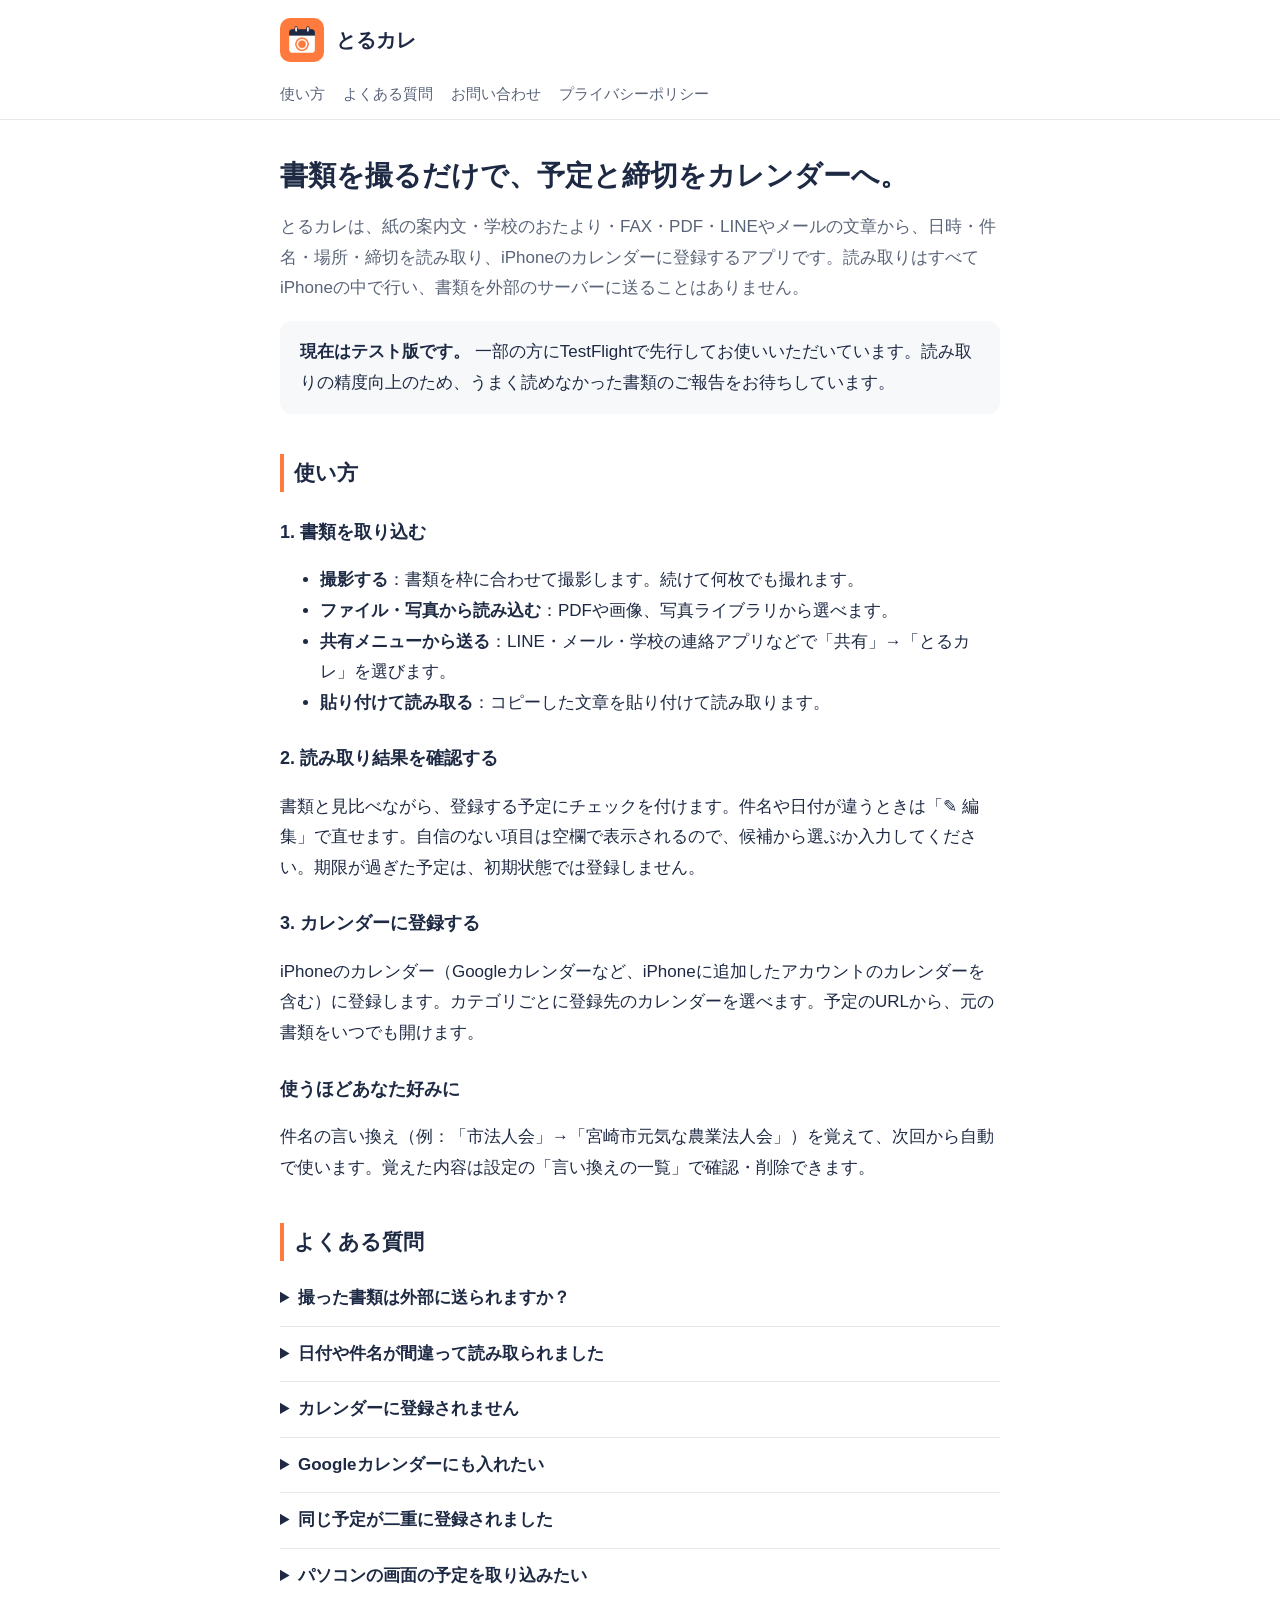
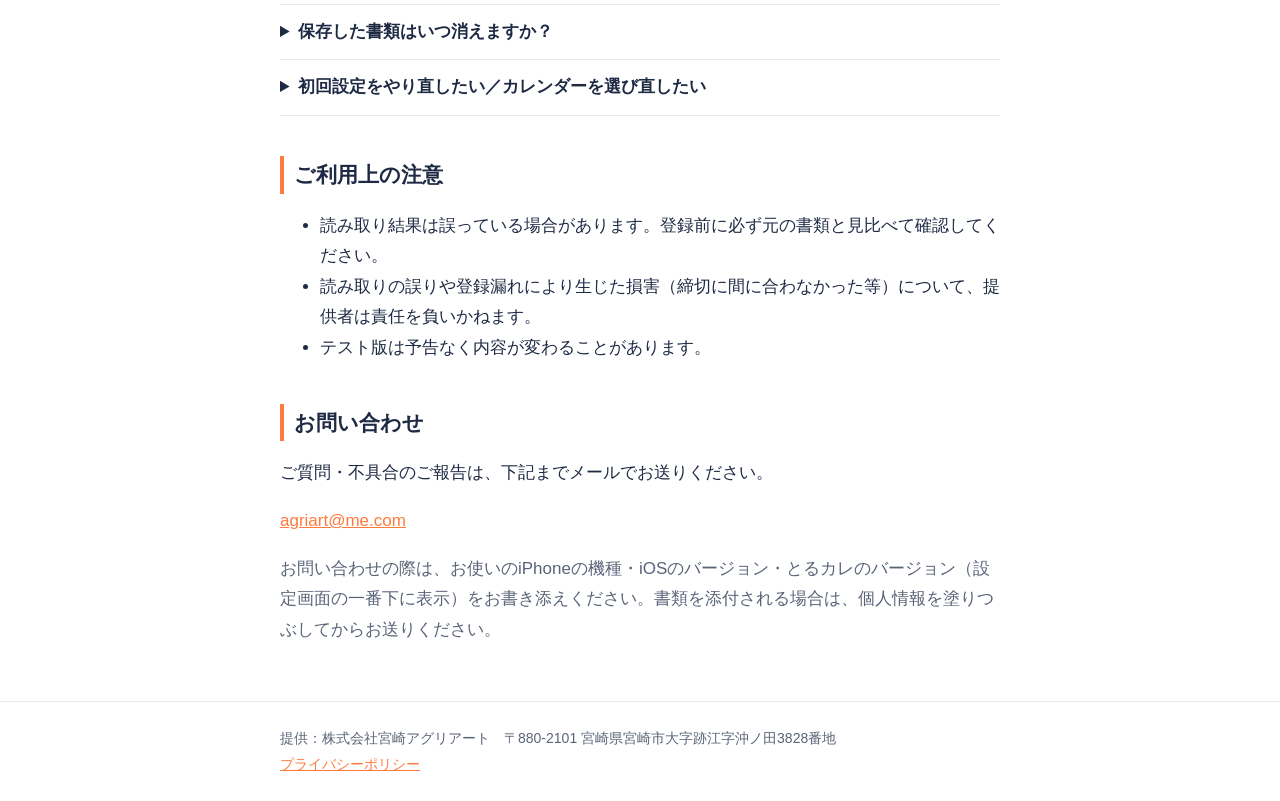
<file: index.html>
<!doctype html>
<html lang="ja">
<head>
<meta charset="utf-8">
<meta name="viewport" content="width=device-width,initial-scale=1">
<title>とるカレ サポート</title>
<meta name="description" content="書類を撮るだけで、予定と締切をカレンダーに登録するiPhoneアプリ「とるカレ」のサポートページです。">
<link rel="icon" href="icon.png">
<link rel="stylesheet" href="style.css">
</head>
<body>
<header><div class="wrap">
<div class="brand"><img src="icon.png" alt=""><a href="./">とるカレ</a></div>
<nav><a href="#howto">使い方</a><a href="#faq">よくある質問</a><a href="#contact">お問い合わせ</a><a href="privacy.html">プライバシーポリシー</a></nav>
</div></header>

<main class="wrap">
<h1>書類を撮るだけで、予定と締切をカレンダーへ。</h1>
<p class="lead">とるカレは、紙の案内文・学校のおたより・FAX・PDF・LINEやメールの文章から、日時・件名・場所・締切を読み取り、iPhoneのカレンダーに登録するアプリです。読み取りはすべてiPhoneの中で行い、書類を外部のサーバーに送ることはありません。</p>

<div class="card">
<strong>現在はテスト版です。</strong> 一部の方にTestFlightで先行してお使いいただいています。読み取りの精度向上のため、うまく読めなかった書類のご報告をお待ちしています。
</div>

<h2 id="howto">使い方</h2>
<h3>1. 書類を取り込む</h3>
<ul>
<li><strong>撮影する</strong>：書類を枠に合わせて撮影します。続けて何枚でも撮れます。</li>
<li><strong>ファイル・写真から読み込む</strong>：PDFや画像、写真ライブラリから選べます。</li>
<li><strong>共有メニューから送る</strong>：LINE・メール・学校の連絡アプリなどで「共有」→「とるカレ」を選びます。</li>
<li><strong>貼り付けて読み取る</strong>：コピーした文章を貼り付けて読み取ります。</li>
</ul>
<h3>2. 読み取り結果を確認する</h3>
<p>書類と見比べながら、登録する予定にチェックを付けます。件名や日付が違うときは「✎ 編集」で直せます。自信のない項目は空欄で表示されるので、候補から選ぶか入力してください。期限が過ぎた予定は、初期状態では登録しません。</p>
<h3>3. カレンダーに登録する</h3>
<p>iPhoneのカレンダー（Googleカレンダーなど、iPhoneに追加したアカウントのカレンダーを含む）に登録します。カテゴリごとに登録先のカレンダーを選べます。予定のURLから、元の書類をいつでも開けます。</p>
<h3>使うほどあなた好みに</h3>
<p>件名の言い換え（例：「市法人会」→「宮崎市元気な農業法人会」）を覚えて、次回から自動で使います。覚えた内容は設定の「言い換えの一覧」で確認・削除できます。</p>

<h2 id="faq">よくある質問</h2>
<details><summary>撮った書類は外部に送られますか？</summary>
<p>送られません。文字の読み取りと予定の抽出はすべてiPhoneの中で行います。書類の画像や文章は、iPhone内のアプリの保存領域にのみ保存されます。ご自身で「読み取りがうまくいかなかった」から報告を送った場合だけ、送信先に選んだ相手に届きます。詳しくは<a href="privacy.html">プライバシーポリシー</a>をご覧ください。</p></details>
<details><summary>日付や件名が間違って読み取られました</summary>
<p>確認画面の「✎ 編集」で直してから登録してください。読み取りは完全ではないため、登録前に必ず書類と見比べてください。うまく読めなかった書類は「読み取りがうまくいかなかった」から報告いただけると、改善に役立てます。</p></details>
<details><summary>カレンダーに登録されません</summary>
<p>iPhoneの「設定」→「プライバシーとセキュリティ」→「カレンダー」→「とるカレ」で「フルアクセス」を選んでください。とるカレは、重複登録の確認と予定一覧の表示のためにカレンダーを読み取ります。</p></details>
<details><summary>Googleカレンダーにも入れたい</summary>
<p>iPhoneの「設定」→「アプリ」→「カレンダー」→「カレンダーアカウント」でGoogleアカウントを追加すると、とるカレの登録先に表示されます。設定の「カテゴリと登録先カレンダー」で選んでください。</p></details>
<details><summary>同じ予定が二重に登録されました</summary>
<p>同じ日に同じ件名の予定がある場合は自動で登録をスキップしますが、件名が少し違うと別の予定として登録されることがあります。カレンダーアプリで不要な方を削除してください。</p></details>
<details><summary>パソコンの画面の予定を取り込みたい</summary>
<p>画面を撮影するより、PDFをAirDropなどでiPhoneに送り、共有メニューからとるカレに送る方が確実に読み取れます。撮影する場合は、表の文字が大きく写るように近づいて撮ってください。</p></details>
<details><summary>保存した書類はいつ消えますか？</summary>
<p>初期設定では、予定日の1か月後に自動で削除します。設定で「3か月後」「1年後」「削除しない」に変更でき、手動でも削除できます。アプリを削除すると、保存した書類もすべて消えます（カレンダーに登録した予定は残ります）。</p></details>
<details><summary>初回設定をやり直したい／カレンダーを選び直したい</summary>
<p>設定の「初回設定をやり直す」から行えます。カテゴリの追加・変更は「カテゴリと登録先カレンダー」で行えます。</p></details>

<h2>ご利用上の注意</h2>
<ul>
<li>読み取り結果は誤っている場合があります。登録前に必ず元の書類と見比べて確認してください。</li>
<li>読み取りの誤りや登録漏れにより生じた損害（締切に間に合わなかった等）について、提供者は責任を負いかねます。</li>
<li>テスト版は予告なく内容が変わることがあります。</li>
</ul>

<h2 id="contact">お問い合わせ</h2>
<p>ご質問・不具合のご報告は、下記までメールでお送りください。</p>
<p><a href="mailto:agriart@me.com?subject=%E3%81%A8%E3%82%8B%E3%82%AB%E3%83%AC%E3%81%AB%E3%81%A4%E3%81%84%E3%81%A6">agriart@me.com</a></p>
<p class="lead">お問い合わせの際は、お使いのiPhoneの機種・iOSのバージョン・とるカレのバージョン（設定画面の一番下に表示）をお書き添えください。書類を添付される場合は、個人情報を塗りつぶしてからお送りください。</p>
</main>

<footer><div class="wrap">
提供：株式会社宮崎アグリアート　〒880-2101 宮崎県宮崎市大字跡江字沖ノ田3828番地<br>
<a href="privacy.html">プライバシーポリシー</a>
</div></footer>
</body>
</html>
</file>
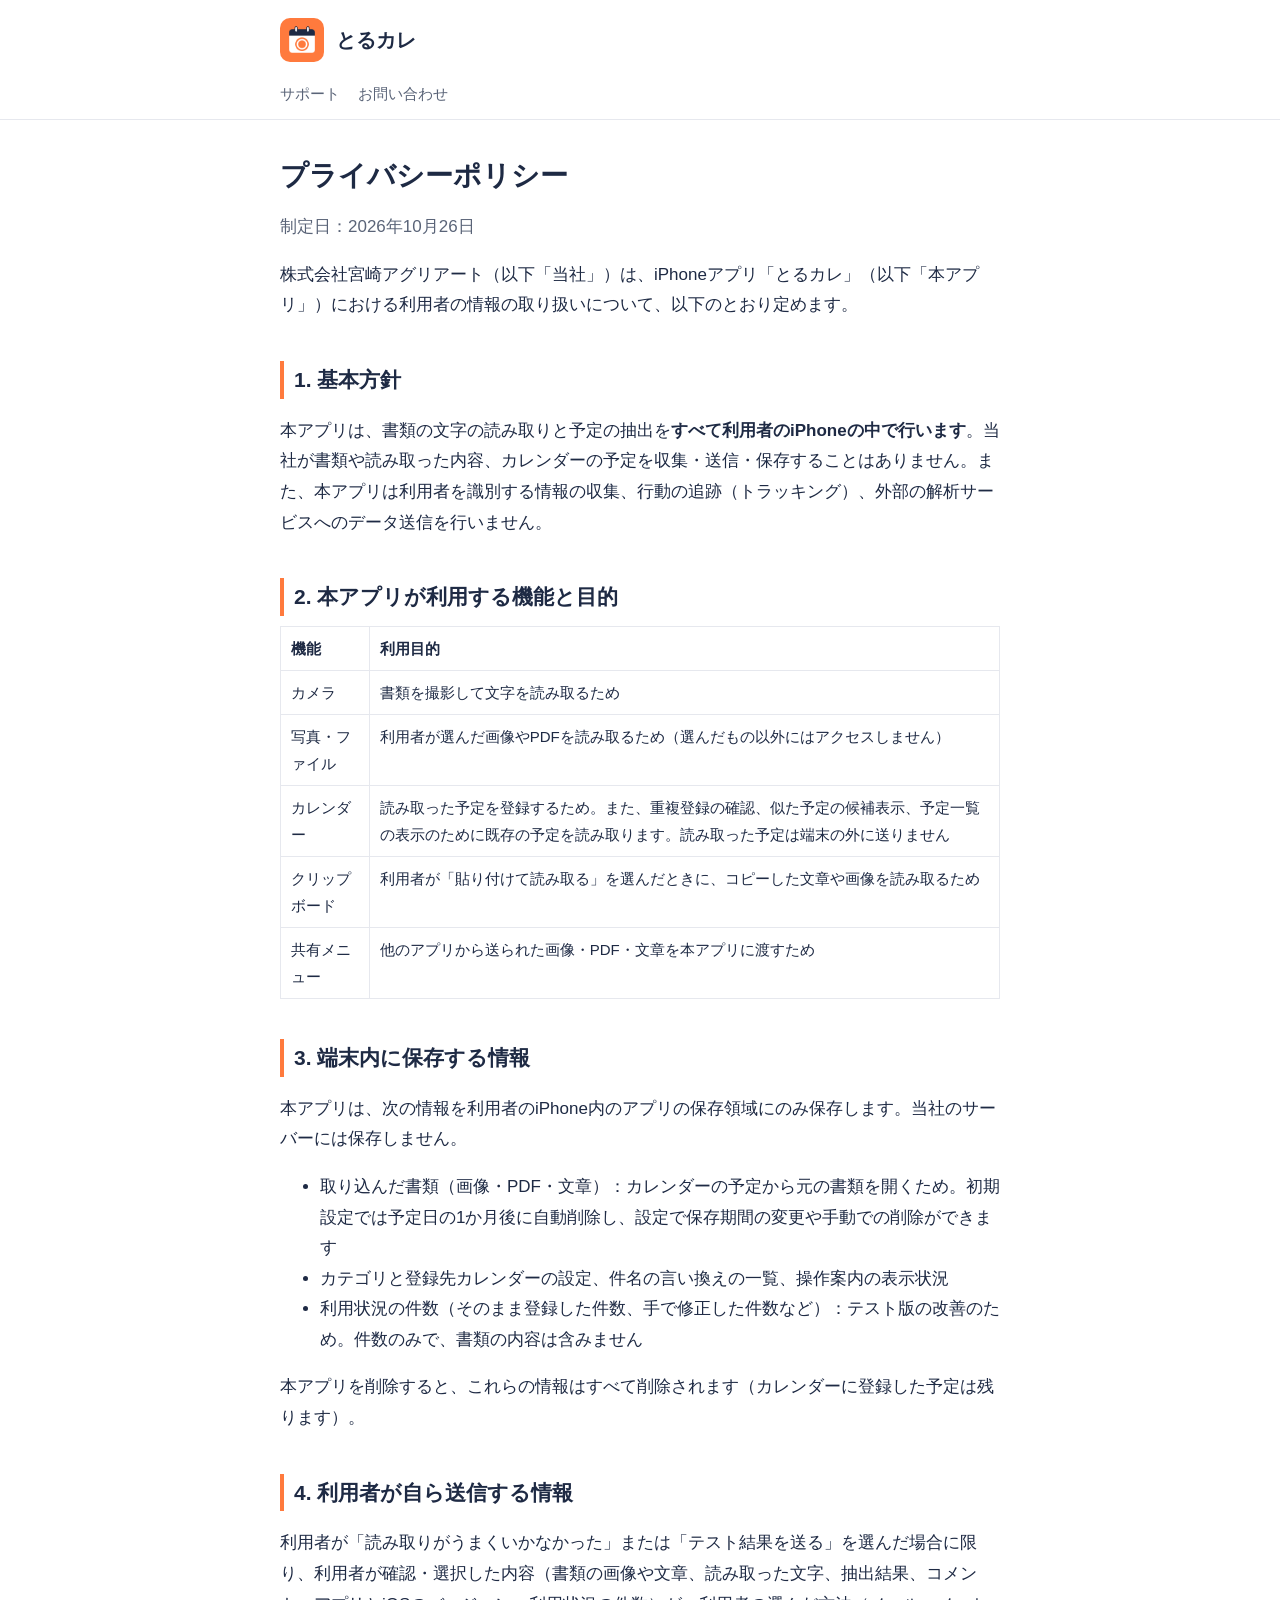
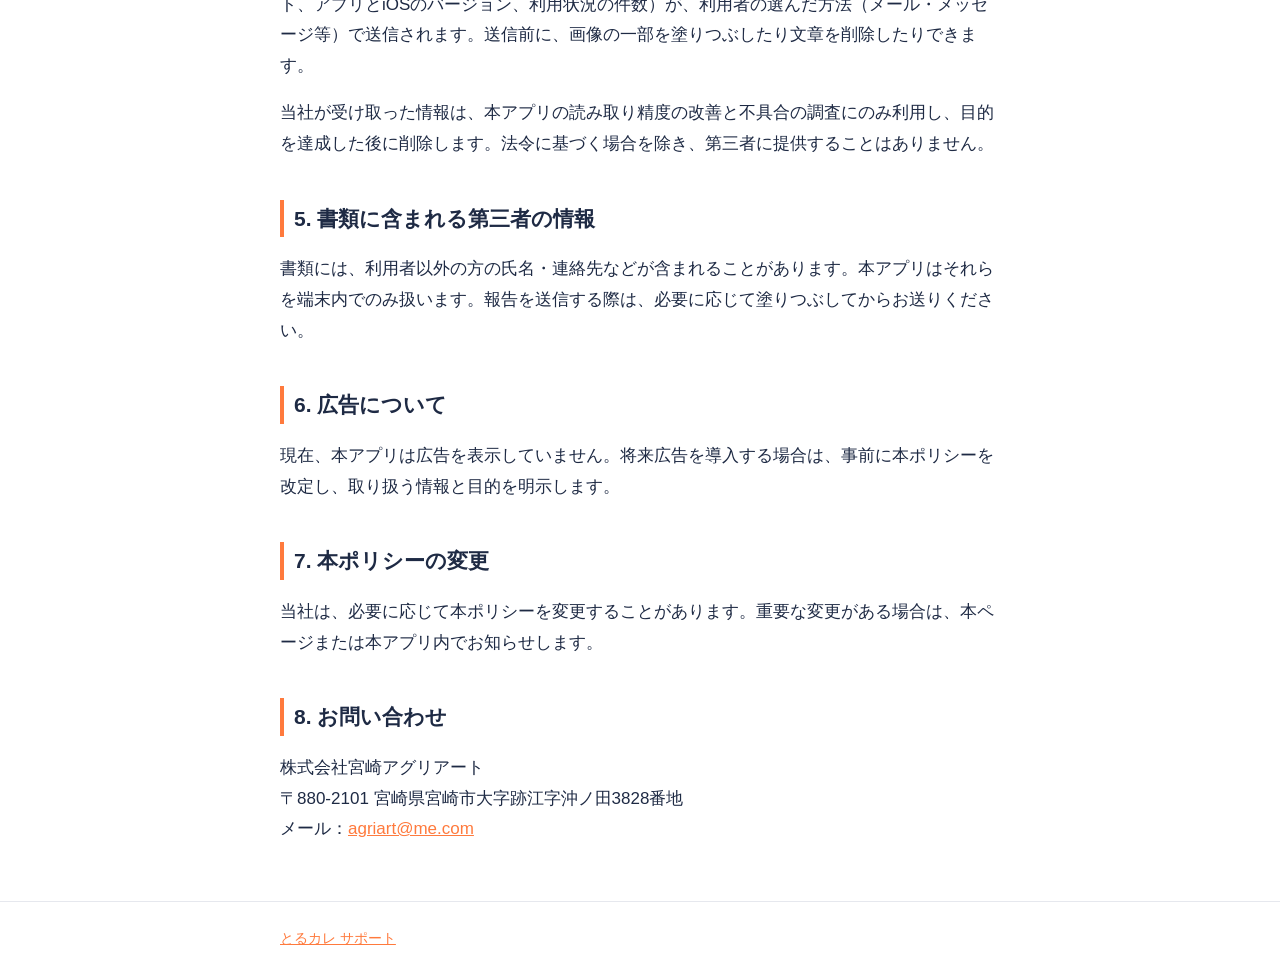
<file: privacy.html>
<!doctype html>
<html lang="ja">
<head>
<meta charset="utf-8">
<meta name="viewport" content="width=device-width,initial-scale=1">
<title>とるカレ プライバシーポリシー</title>
<link rel="icon" href="icon.png">
<link rel="stylesheet" href="style.css">
</head>
<body>
<header><div class="wrap">
<div class="brand"><img src="icon.png" alt=""><a href="./">とるカレ</a></div>
<nav><a href="./">サポート</a><a href="./#contact">お問い合わせ</a></nav>
</div></header>

<main class="wrap">
<h1>プライバシーポリシー</h1>
<p class="lead">制定日：2026年10月26日</p>
<p>株式会社宮崎アグリアート（以下「当社」）は、iPhoneアプリ「とるカレ」（以下「本アプリ」）における利用者の情報の取り扱いについて、以下のとおり定めます。</p>

<h2>1. 基本方針</h2>
<p>本アプリは、書類の文字の読み取りと予定の抽出を<strong>すべて利用者のiPhoneの中で行います</strong>。当社が書類や読み取った内容、カレンダーの予定を収集・送信・保存することはありません。また、本アプリは利用者を識別する情報の収集、行動の追跡（トラッキング）、外部の解析サービスへのデータ送信を行いません。</p>

<h2>2. 本アプリが利用する機能と目的</h2>
<table>
<tr><th>機能</th><th>利用目的</th></tr>
<tr><td>カメラ</td><td>書類を撮影して文字を読み取るため</td></tr>
<tr><td>写真・ファイル</td><td>利用者が選んだ画像やPDFを読み取るため（選んだもの以外にはアクセスしません）</td></tr>
<tr><td>カレンダー</td><td>読み取った予定を登録するため。また、重複登録の確認、似た予定の候補表示、予定一覧の表示のために既存の予定を読み取ります。読み取った予定は端末の外に送りません</td></tr>
<tr><td>クリップボード</td><td>利用者が「貼り付けて読み取る」を選んだときに、コピーした文章や画像を読み取るため</td></tr>
<tr><td>共有メニュー</td><td>他のアプリから送られた画像・PDF・文章を本アプリに渡すため</td></tr>
</table>

<h2>3. 端末内に保存する情報</h2>
<p>本アプリは、次の情報を利用者のiPhone内のアプリの保存領域にのみ保存します。当社のサーバーには保存しません。</p>
<ul>
<li>取り込んだ書類（画像・PDF・文章）：カレンダーの予定から元の書類を開くため。初期設定では予定日の1か月後に自動削除し、設定で保存期間の変更や手動での削除ができます</li>
<li>カテゴリと登録先カレンダーの設定、件名の言い換えの一覧、操作案内の表示状況</li>
<li>利用状況の件数（そのまま登録した件数、手で修正した件数など）：テスト版の改善のため。件数のみで、書類の内容は含みません</li>
</ul>
<p>本アプリを削除すると、これらの情報はすべて削除されます（カレンダーに登録した予定は残ります）。</p>

<h2>4. 利用者が自ら送信する情報</h2>
<p>利用者が「読み取りがうまくいかなかった」または「テスト結果を送る」を選んだ場合に限り、利用者が確認・選択した内容（書類の画像や文章、読み取った文字、抽出結果、コメント、アプリとiOSのバージョン、利用状況の件数）が、利用者の選んだ方法（メール・メッセージ等）で送信されます。送信前に、画像の一部を塗りつぶしたり文章を削除したりできます。</p>
<p>当社が受け取った情報は、本アプリの読み取り精度の改善と不具合の調査にのみ利用し、目的を達成した後に削除します。法令に基づく場合を除き、第三者に提供することはありません。</p>

<h2>5. 書類に含まれる第三者の情報</h2>
<p>書類には、利用者以外の方の氏名・連絡先などが含まれることがあります。本アプリはそれらを端末内でのみ扱います。報告を送信する際は、必要に応じて塗りつぶしてからお送りください。</p>

<h2>6. 広告について</h2>
<p>現在、本アプリは広告を表示していません。将来広告を導入する場合は、事前に本ポリシーを改定し、取り扱う情報と目的を明示します。</p>

<h2>7. 本ポリシーの変更</h2>
<p>当社は、必要に応じて本ポリシーを変更することがあります。重要な変更がある場合は、本ページまたは本アプリ内でお知らせします。</p>

<h2>8. お問い合わせ</h2>
<p>株式会社宮崎アグリアート<br>
〒880-2101 宮崎県宮崎市大字跡江字沖ノ田3828番地<br>
メール：<a href="mailto:agriart@me.com">agriart@me.com</a></p>
</main>

<footer><div class="wrap"><a href="./">とるカレ サポート</a></div></footer>
</body>
</html>
</file>
<file: style.css>
:root{--bg:#ffffff;--fg:#1e2a44;--sub:#5a6478;--accent:#ff7a3d;--line:#e6e8ee;--card:#f7f8fa}
@media (prefers-color-scheme:dark){:root{--bg:#14171f;--fg:#eef1f6;--sub:#a3abbb;--line:#2a2f3b;--card:#1c2029}}
*{box-sizing:border-box}
body{margin:0;background:var(--bg);color:var(--fg);font-family:-apple-system,BlinkMacSystemFont,"Hiragino Sans","Hiragino Kaku Gothic ProN","Noto Sans JP",sans-serif;font-size:17px;line-height:1.8}
header{border-bottom:1px solid var(--line)}
.wrap{max-width:760px;margin:0 auto;padding:0 20px}
.brand{display:flex;align-items:center;gap:12px;padding:18px 0}
.brand img{width:44px;height:44px;border-radius:10px}
.brand a{color:var(--fg);text-decoration:none;font-weight:700;font-size:20px}
nav a{color:var(--sub);text-decoration:none;font-size:15px;white-space:nowrap}
nav{display:flex;flex-wrap:wrap;gap:4px 18px;padding-bottom:12px}
h1{font-size:28px;line-height:1.4;margin:36px 0 8px}
h2{font-size:21px;margin:40px 0 10px;padding-left:10px;border-left:4px solid var(--accent)}
h3{font-size:18px;margin:24px 0 6px}
p,li{color:var(--fg)}
.lead{color:var(--sub)}
.card{background:var(--card);border-radius:12px;padding:16px 20px;margin:16px 0}
details{border-bottom:1px solid var(--line);padding:12px 0}
summary{cursor:pointer;font-weight:600}
a{color:var(--accent)}
table{border-collapse:collapse;width:100%;font-size:15px}
td,th{border:1px solid var(--line);padding:8px 10px;text-align:left;vertical-align:top}
footer{border-top:1px solid var(--line);margin-top:56px;padding:24px 0;color:var(--sub);font-size:14px}
</file>
